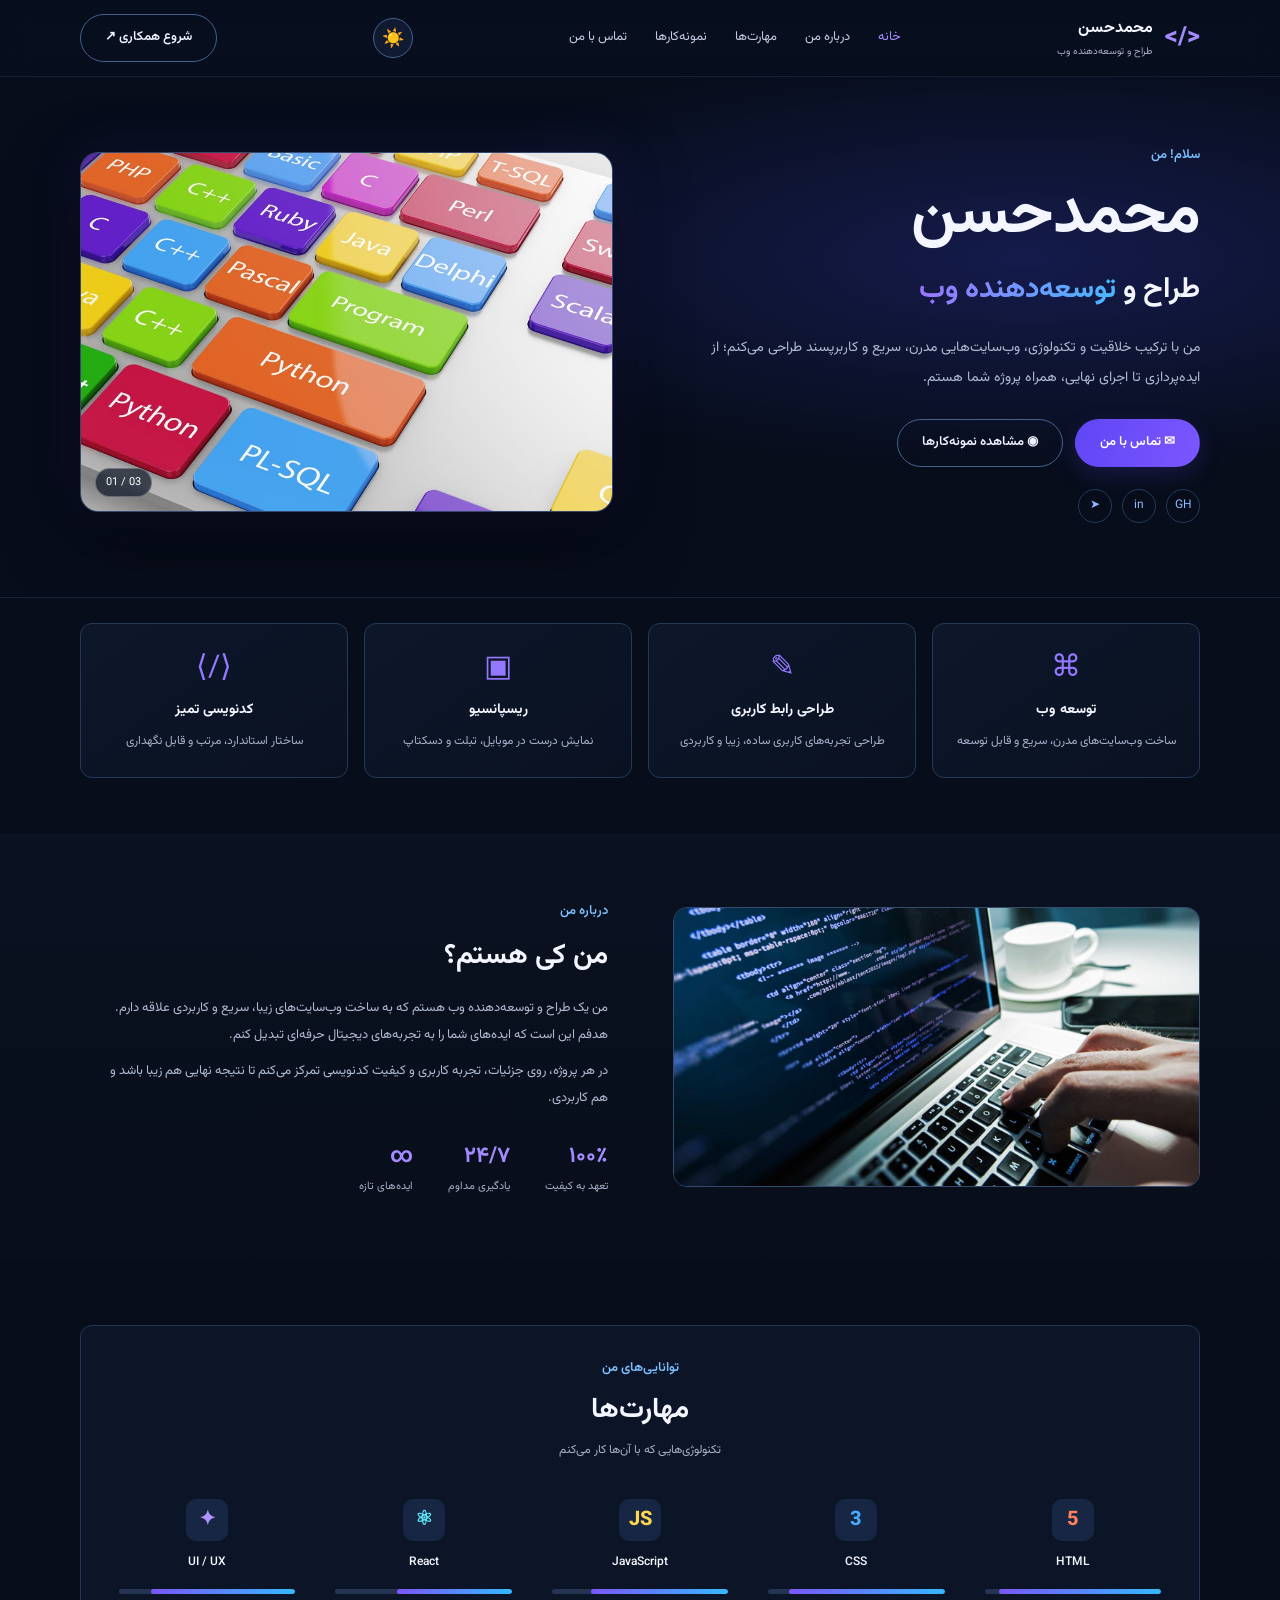
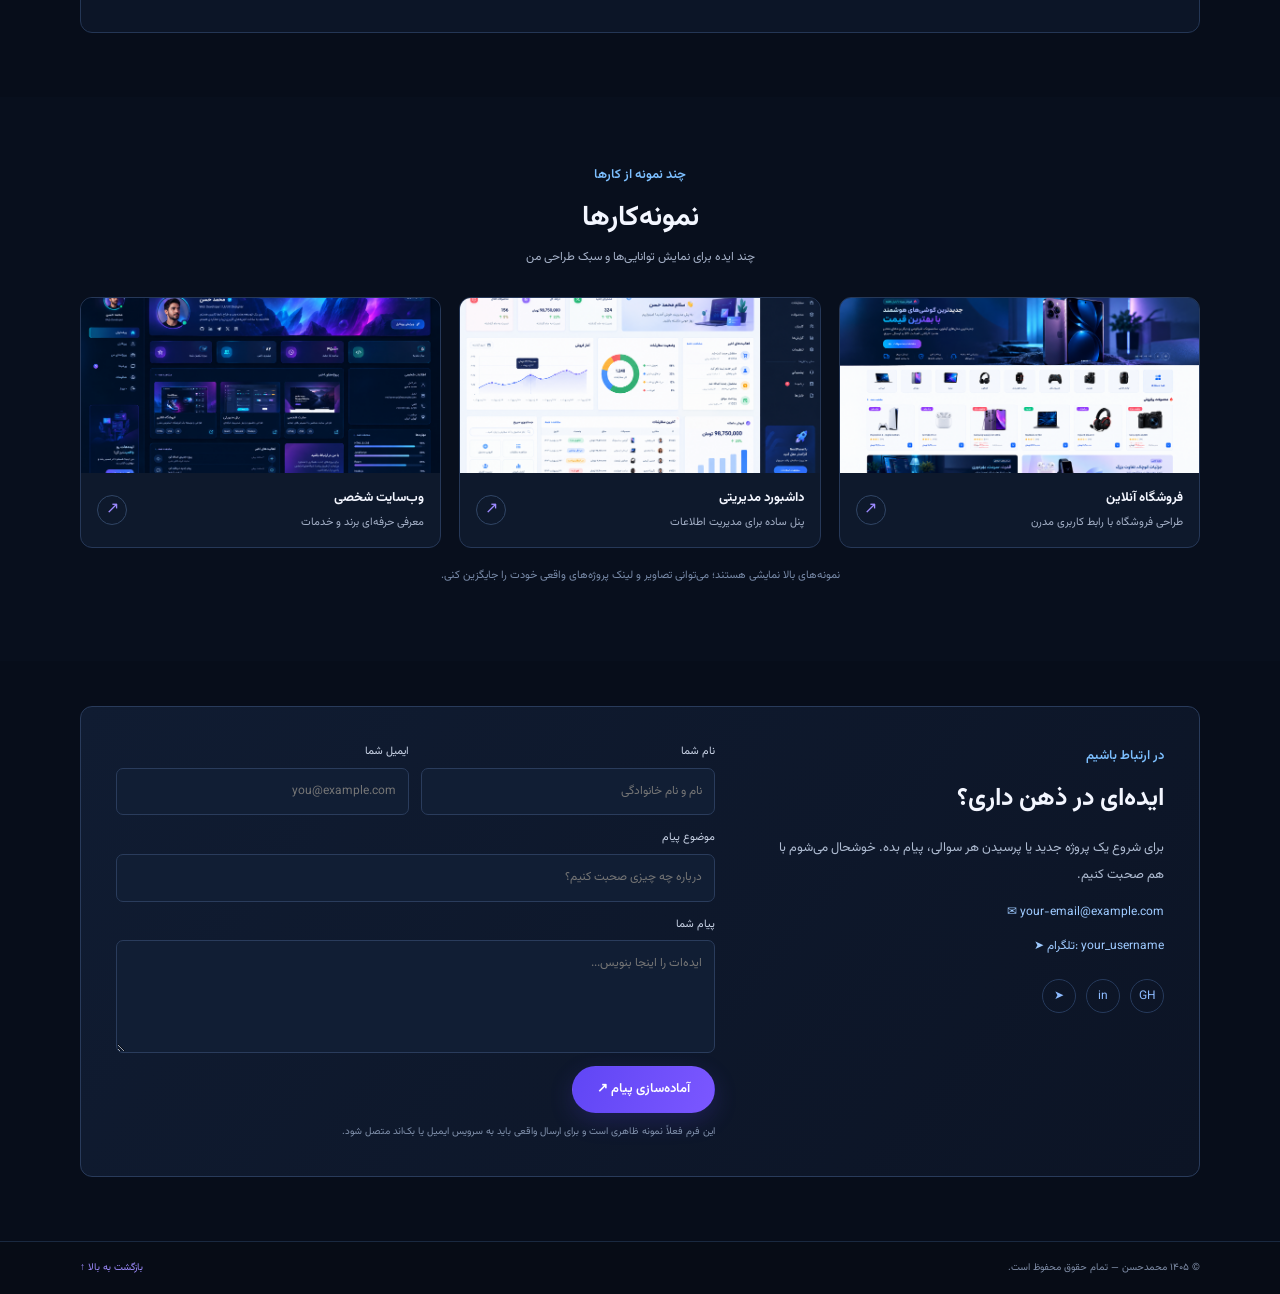
<file: index.html>
<!DOCTYPE html>
<html lang="fa" dir="rtl">
<head>
  <meta charset="UTF-8">
  <meta name="viewport" content="width=device-width, initial-scale=1.0">
  <meta name="description" content="وب‌سایت شخصی محمدحسن، طراح و توسعه‌دهنده وب">
  <title>محمدحسن | طراح و توسعه‌دهنده وب</title>
  <link rel="preconnect" href="https://fonts.googleapis.com">
  <link rel="preconnect" href="https://fonts.gstatic.com" crossorigin>
  <link href="https://fonts.googleapis.com/css2?family=Vazirmatn:wght@400;500;600;700;800&display=swap" rel="stylesheet">
  <link rel="stylesheet" href="style.css">
</head>
<body>
  <header class="header">
    <div class="container nav">
      <a class="brand" href="#home"><span class="brand-mark">&lt;/&gt;</span><span><b>محمدحسن</b><small>طراح و توسعه‌دهنده وب</small></span></a>
      <button class="menu-toggle" id="menuToggle" aria-label="باز کردن منو">☰</button>
      <nav id="navLinks">
        <a class="active" href="#home">خانه</a><a href="#about">درباره من</a><a href="#services">مهارت‌ها</a><a href="#projects">نمونه‌کارها</a><a href="#contact">تماس با من</a>
      </nav>
      <button class="theme-toggle" id="themeToggle" type="button" aria-label="فعال‌کردن تم روشن" title="تغییر تم">☀️</button>
      <a class="btn btn-outline cv-link" href="./login.html">شروع همکاری ↗</a>
    </div>
  </header>

  <main>
    <section class="hero" id="home">
      <div class="container hero-grid">
        <div class="hero-copy">
          <span class="eyebrow">سلام! من</span>
          <h1>محمدحسن</h1>
          <h2>طراح و <span class="gradient-text">توسعه‌دهنده وب</span></h2>
          <p>من با ترکیب خلاقیت و تکنولوژی، وب‌سایت‌هایی مدرن، سریع و کاربرپسند طراحی می‌کنم؛ از ایده‌پردازی تا اجرای نهایی، همراه پروژه شما هستم.</p>
          <div class="hero-actions"><a class="btn btn-primary" href="#contact">✉ تماس با من</a><a class="btn btn-outline" href="#projects">◉ مشاهده نمونه‌کارها</a></div>
          <div class="socials"><a href="#contact" aria-label="گیت‌هاب">GH</a><a href="#contact" aria-label="لینکدین">in</a><a href="#contact" aria-label="تلگرام">➤</a></div>
        </div>
        <div class="hero-art">
          <div class="hero-slideshow" aria-label="تصاویر محمدحسن">
            <img class="hero-photo is-active" src="./coding.jpg" alt="عکس اول محمدحسن">
            <img class="hero-photo" src="./programmer-coding-on-laptop.jpg" alt="عکس دوم محمدحسن">
            <img class="hero-photo" src="./learn-html-css-tools.png" alt="عکس سوم محمدحسن">
            <span class="photo-counter" id="photoCounter">01 / 03</span>
          </div>
        </div>

      </div>
    </section>

    <section class="services section" id="services">
      <div class="container service-grid">
        <article class="service-card"><div class="service-icon">⌘</div><h3>توسعه وب</h3><p>ساخت وب‌سایت‌های مدرن، سریع و قابل توسعه</p></article>
        <article class="service-card"><div class="service-icon">✎</div><h3>طراحی رابط کاربری</h3><p>طراحی تجربه‌های کاربری ساده، زیبا و کاربردی</p></article>
        <article class="service-card"><div class="service-icon">▣</div><h3>ریسپانسیو</h3><p>نمایش درست در موبایل، تبلت و دسکتاپ</p></article>
        <article class="service-card"><div class="service-icon">⟨/⟩</div><h3>کدنویسی تمیز</h3><p>ساختار استاندارد، مرتب و قابل نگهداری</p></article>
      </div>
    </section>

    <section class="section about" id="about">
      <div class="container about-grid">
        <div class="about-visual">
          <!-- تصویر مربوط به بخش درباره من -->
          <img class="about-photo" src="./programmer-coding-on-laptop.jpg" alt="تصویر محیط کار یا طراحی وب">
        </div>
        <div class="about-copy">
          <span class="eyebrow">درباره من</span><h2>من کی هستم؟</h2>
          <p>من یک طراح و توسعه‌دهنده وب هستم که به ساخت وب‌سایت‌های زیبا، سریع و کاربردی علاقه دارم. هدفم این است که ایده‌های شما را به تجربه‌های دیجیتال حرفه‌ای تبدیل کنم.</p>
          <p>در هر پروژه، روی جزئیات، تجربه کاربری و کیفیت کدنویسی تمرکز می‌کنم تا نتیجه نهایی هم زیبا باشد و هم کاربردی.</p>
          <div class="stats"><div><b>۱۰۰٪</b><small>تعهد به کیفیت</small></div><div><b>۲۴/۷</b><small>یادگیری مداوم</small></div><div><b>∞</b><small>ایده‌های تازه</small></div></div>
        </div>
      </div>
    </section>

    <section class="section skills">
      <div class="container panel">
        <div class="section-heading"><span class="eyebrow">توانایی‌های من</span><h2>مهارت‌ها</h2><p>تکنولوژی‌هایی که با آن‌ها کار می‌کنم</p></div>
        <div class="skills-grid">
          <div class="skill"><div class="skill-symbol html">5</div><b>HTML</b><div class="progress"><span style="width:92%"></span></div></div>
          <div class="skill"><div class="skill-symbol css">3</div><b>CSS</b><div class="progress"><span style="width:88%"></span></div></div>
          <div class="skill"><div class="skill-symbol js">JS</div><b>JavaScript</b><div class="progress"><span style="width:78%"></span></div></div>
          <div class="skill"><div class="skill-symbol react">⚛</div><b>React</b><div class="progress"><span style="width:65%"></span></div></div>
          <div class="skill"><div class="skill-symbol design">✦</div><b>UI / UX</b><div class="progress"><span style="width:82%"></span></div></div>
        </div>
      </div>
    </section>

    <section class="section projects" id="projects">
      <div class="container">
        <div class="section-heading"><span class="eyebrow">چند نمونه از کارها</span><h2>نمونه‌کارها</h2><p>چند ایده برای نمایش توانایی‌ها و سبک طراحی من</p></div>
        <div class="project-grid">
          <article class="project-card"><div class="project-preview"><img src="./file_00000000774481f4b9789c075ad6ccd0.png" alt="تصویر پروژه فروشگاه آنلاین"></div>
            <div class="project-info"><div><h3>فروشگاه آنلاین</h3><p>طراحی فروشگاه با رابط کاربری مدرن</p></div><span class="project-arrow">↗</span></div></article>
          <article class="project-card"><div class="project-preview"><img src="./file_00000000ad1c81f480eb195fab735d81.png" alt="تصویر پروژه داشبورد مدیریتی"></div>
            <div class="project-info"><div><h3>داشبورد مدیریتی</h3><p>پنل ساده برای مدیریت اطلاعات</p></div><span class="project-arrow">↗</span></div></article>
          <article class="project-card"><div class="project-preview"><img src="./file_0000000086c481f4a55a768fd180b84a.png" alt="تصویر پروژه وب‌سایت شخصی"></div>
            <div class="project-info"><div><h3>وب‌سایت شخصی</h3><p>معرفی حرفه‌ای برند و خدمات</p></div><span class="project-arrow">↗</span></div></article>
        </div>
        <p class="note">نمونه‌های بالا نمایشی هستند؛ می‌توانی تصاویر و لینک پروژه‌های واقعی خودت را جایگزین کنی.</p>
      </div>
    </section>

    <section class="section contact" id="contact">
      <div class="container contact-panel">
        <div class="contact-details"><span class="eyebrow">در ارتباط باشیم</span><h2>ایده‌ای در ذهن داری؟</h2><p>برای شروع یک پروژه جدید یا پرسیدن هر سوالی، پیام بده. خوشحال می‌شوم با هم صحبت کنیم.</p><a href="mailto:your-email@example.com">✉ your-email@example.com</a><a href="https://t.me/your_username">➤ تلگرام: your_username</a><div class="socials"><a href="#">GH</a><a href="#">in</a><a href="#">➤</a></div></div>
        <form id="contactForm" class="contact-form">
          <div class="form-row"><label>نام شما<input name="name" required placeholder="نام و نام خانوادگی"></label><label>ایمیل شما<input type="email" name="email" required placeholder="you@example.com"></label></div>
          <label>موضوع پیام<input name="subject" required placeholder="درباره چه چیزی صحبت کنیم؟"></label>
          <label>پیام شما<textarea name="message" rows="4" required placeholder="ایده‌ات را اینجا بنویس..."></textarea></label>
          <button class="btn btn-primary" type="submit">آماده‌سازی پیام ↗</button><p class="form-note" id="formNote">این فرم فعلاً نمونه ظاهری است و برای ارسال واقعی باید به سرویس ایمیل یا بک‌اند متصل شود.</p>
        </form>
      </div>
    </section>
  </main>
  <footer><div class="container footer-inner"><span>© ۱۴۰۵ محمدحسن — تمام حقوق محفوظ است.</span><a href="#home">بازگشت به بالا ↑</a></div></footer>
  <script src="script.js"></script>
</body>
</html>
</file>
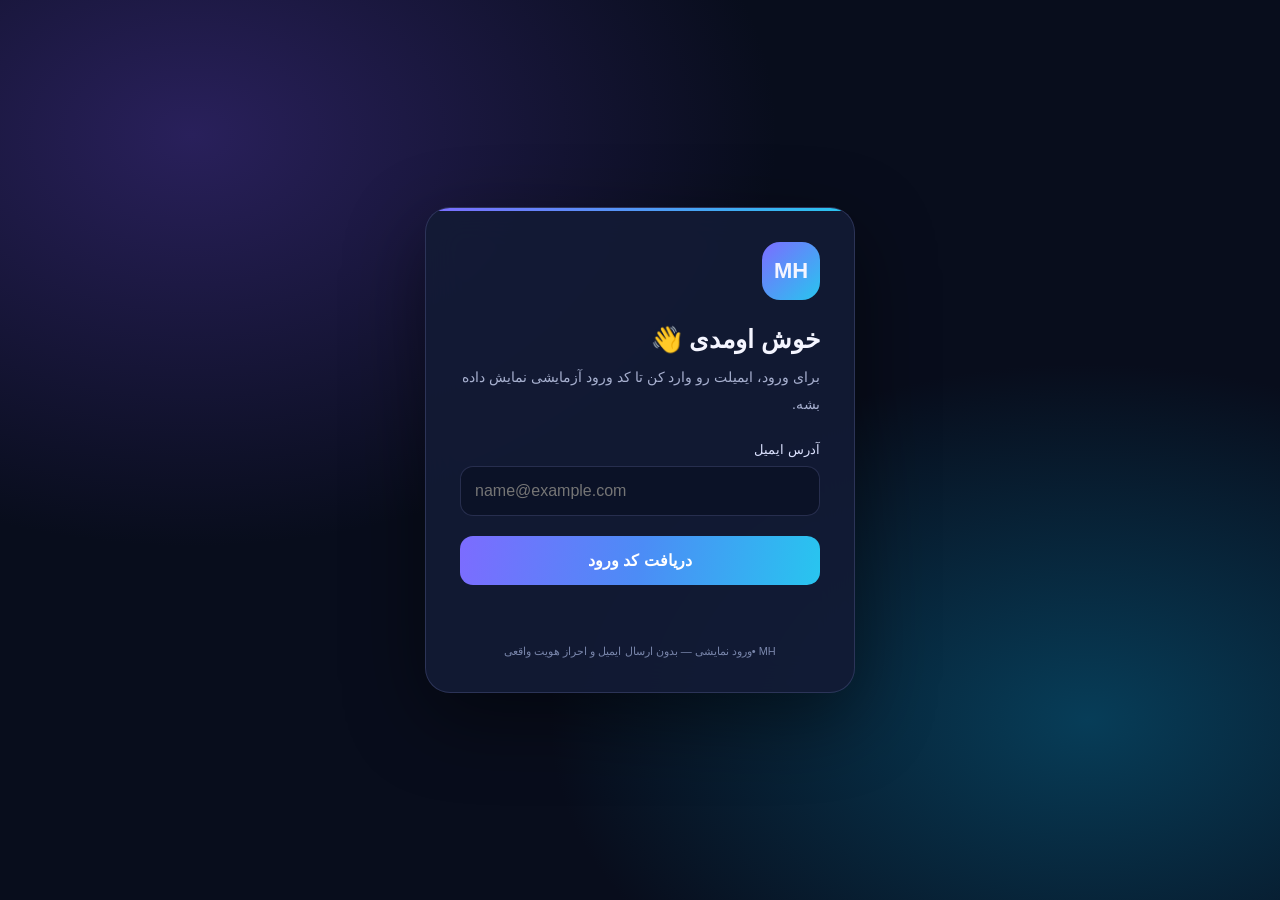
<file: login.html>
<!doctype html>
<html lang="fa" dir="rtl">
<head>
<meta charset="utf-8">
<meta name="viewport" content="width=device-width,initial-scale=1">
<title>ورود | MH</title>

<style>
:root {
  color-scheme: dark;
  --text: #f4f5ff;
  --muted: #a7b0cf;
  --line: #a4aeff2e;
  --a: #7c6cff;
  --b: #28c5ef;
}

* {
  box-sizing: border-box;
}

body {
  margin: 0;
  min-height: 100vh;
  display: grid;
  place-items: center;
  padding: 24px;
  font-family: Tahoma, Arial, sans-serif;
  color: var(--text);
  background:
    radial-gradient(ellipse at 15% 15%, #29205b 0, transparent 38%),
    radial-gradient(ellipse at 85% 80%, #073d58 0, transparent 35%),
    #080d1c;
}

.card {
  width: min(100%, 430px);
  padding: 34px;
  border: 1px solid var(--line);
  border-radius: 25px;
  background: #131b35e8;
  backdrop-filter: blur(18px);
  box-shadow: 0 25px 80px #0007;
  position: relative;
  overflow: hidden;
}

.card::before {
  content: "";
  position: absolute;
  inset: 0 0 auto;
  height: 3px;
  background: linear-gradient(90deg, var(--a), var(--b));
}

.logo {
  width: 58px;
  height: 58px;
  border-radius: 18px;
  display: grid;
  place-items: center;
  font-size: 22px;
  font-weight: bold;
  background: linear-gradient(135deg, var(--a), var(--b));
  margin-bottom: 25px;
}

h1 {
  font-size: 25px;
  margin: 0 0 10px;
}

p {
  color: var(--muted);
  font-size: 14px;
  line-height: 1.9;
  margin: 0 0 25px;
}

label {
  display: block;
  font-size: 13px;
  margin: 0 0 9px;
  color: #dce2ff;
}

input {
  width: 100%;
  padding: 15px 14px;
  border: 1px solid var(--line);
  border-radius: 13px;
  background: #0b1227;
  color: var(--text);
  font: inherit;
  outline: none;
  direction: ltr;
  text-align: left;
}

input:focus {
  border-color: #8274ff;
  box-shadow: 0 0 0 3px #8274ff22;
}

.field {
  margin-bottom: 17px;
}

button {
  width: 100%;
  border: 0;
  border-radius: 13px;
  padding: 15px;
  font: inherit;
  font-weight: bold;
  color: white;
  cursor: pointer;
  background: linear-gradient(100deg, var(--a), #4c8cf6, var(--b));
  margin-top: 3px;
}

.note {
  display: none;
  margin-top: 16px;
  padding: 13px;
  border-radius: 12px;
  background: #182747;
  border: 1px solid #355b8b;
  color: #d8eaff;
  font-size: 13px;
  line-height: 1.8;
}

.note.show {
  display: block;
}

.code {
  font-size: 20px;
  letter-spacing: 7px;
  font-weight: bold;
  color: #9deaff;
  direction: ltr;
  display: inline-block;
  margin-top: 5px;
}

.status {
  min-height: 24px;
  color: #a9d8ff;
  font-size: 13px;
  margin-top: 12px;
}

.back {
  background: transparent;
  border: 1px solid var(--line);
  margin-top: 10px;
  display: none;
}

.back.show {
  display: block;
}

.foot {
  text-align: center;
  margin: 24px 0 0;
  font-size: 11px;
  color: #7885aa;
}
</style>
</head>

<body>

<main class="card">

  <div class="logo">MH</div>

  <h1 id="title">خوش اومدی 👋</h1>

  <p id="subtitle">
    برای ورود، ایمیلت رو وارد کن تا کد ورود آزمایشی نمایش داده بشه.
  </p>

  <!-- فرم ایمیل -->
  <form id="emailForm">

    <div class="field">
      <label for="email">آدرس ایمیل</label>

      <input
        id="email"
        type="email"
        placeholder="name@example.com"
        autocomplete="email"
        required
      >
    </div>

    <button type="submit">دریافت کد ورود</button>

  </form>

  <!-- فرم کد تایید -->
  <form id="codeForm" hidden>

    <div class="field">
      <label for="otp">کد ۶ رقمی</label>

      <input
        id="otp"
        type="text"
        inputmode="numeric"
        maxlength="6"
        pattern="[0-9]{6}"
        placeholder="••••••"
        autocomplete="one-time-code"
        required
      >
    </div>

    <button type="submit">ورود به سایت</button>

    <button class="back" id="backBtn" type="button">
      تغییر ایمیل
    </button>

  </form>

  <!-- نمایش کد آزمایشی -->
  <div class="note" id="demoNote" role="status">
    این ورود نمایشی است و ایمیلی ارسال نشده.
    کد آزمایشی:

    <div class="code">123456</div>
  </div>

  <div class="status" id="status" aria-live="polite"></div>

  <div class="foot">
    MH •ورود نمایشی — بدون ارسال ایمیل و احراز هویت واقعی
  </div>

</main>

<script>
const emailForm = document.getElementById('emailForm');
const codeForm = document.getElementById('codeForm');

const emailInput = document.getElementById('email');
const otpInput = document.getElementById('otp');

const note = document.getElementById('demoNote');
const status = document.getElementById('status');
const back = document.getElementById('backBtn');

// رفتن به مرحله واردکردن کد
emailForm.addEventListener('submit', e => {
  e.preventDefault();

  if (!emailInput.reportValidity()) return;

  emailForm.hidden = true;
  codeForm.hidden = false;

  back.classList.add('show');
  note.classList.add('show');

  document.getElementById('title').textContent =
    'کدت آماده‌ست ✨';

  document.getElementById('subtitle').textContent =
    'در نسخه نمایشی، کد همین‌جا نشان داده می‌شود؛ ایمیلی ارسال نمی‌شود.';

  status.textContent = 'کد آزمایشی را وارد کن.';

  otpInput.focus();
});

// بررسی کد
codeForm.addEventListener('submit', e => {
  e.preventDefault();

  if (otpInput.value === '123456') {

    document.getElementById('title').textContent =
      'با موفقیت وارد شدی! 🎉';

    document.getElementById('subtitle').textContent =
      'این فقط نمایش موفقیت ورود است؛ حساب واقعی ساخته یا تأیید نشده.';

    codeForm.hidden = true;
    note.classList.remove('show');

    status.textContent =
      'ورود نمایشی با موفقیت انجام شد.';

  } else {

    status.textContent =
      'کد درست نیست. کد آزمایشی: 123456';

    otpInput.focus();
  }
});

// برگشت و تغییر ایمیل
back.addEventListener('click', () => {

  codeForm.hidden = true;
  emailForm.hidden = false;

  note.classList.remove('show');
  status.textContent = '';

  document.getElementById('title').textContent =
    'خوش اومدی 👋';

  document.getElementById('subtitle').textContent =
    'برای ورود، ایمیلت رو وارد کن تا کد ورود آزمایشی نمایش داده بشه.';
});
</script>

</body>
</html>
</file>
<file: style.css>
*{box-sizing:border-box} :root{--bg:#070d1a;--panel:#0d172b;--panel2:#101d35;--line:#243453;--text:#f3f6ff;--muted:#a5b1c8;--purple:#7957ff;--blue:#38a7ff}html{scroll-behavior:smooth;scroll-padding-top:90px}body{margin:0;background:var(--bg);color:var(--text);font-family:"Vazirmatn",Tahoma,sans-serif;line-height:1.8}a{color:inherit;text-decoration:none}.container{width:min(1120px,92%);margin:auto}.header{position:sticky;top:0;z-index:20;background:rgba(8,15,30,.92);backdrop-filter:blur(14px);border-bottom:1px solid rgba(92,119,169,.16)}.nav{height:76px;display:flex;align-items:center;justify-content:space-between;gap:24px}.brand{display:flex;align-items:center;gap:12px}.brand-mark{font-size:25px;color:#a28aff;font-weight:800}.brand b{display:block;font-size:16px}.brand small{display:block;color:var(--muted);font-size:10px}.nav nav{display:flex;gap:28px}.nav nav a{font-size:13px;color:#c1cce0;transition:.2s}.nav nav a:hover,.nav nav a.active{color:#a68cff}.btn{display:inline-flex;align-items:center;justify-content:center;gap:8px;border-radius:999px;padding:11px 24px;font:inherit;font-size:13px;font-weight:600;cursor:pointer;transition:transform .2s,box-shadow .2s;border:1px solid transparent}.btn:hover{transform:translateY(-2px)}.btn-primary{background:linear-gradient(110deg,#6046f5,#7b57ff);box-shadow:0 8px 25px #6046f533;color:white}.btn-outline{border-color:#45618c;background:transparent;color:#eef3ff}.menu-toggle{display:none;background:transparent;color:white;border:1px solid var(--line);border-radius:8px;padding:7px 12px;font-size:20px}.hero{overflow:hidden;border-bottom:1px solid #17233a;background:radial-gradient(ellipse at 80% 35%,#151b4b 0,transparent 45%)}.hero-grid{min-height:520px;display:grid;grid-template-columns:1fr 1fr;align-items:center;gap:55px;padding-top:40px;padding-bottom:50px}.eyebrow{font-size:13px;color:#7cbfff;font-weight:600}.hero h1{font-size:clamp(42px,5vw,66px);line-height:1.25;margin:6px 0 8px;letter-spacing:-1px}.hero h2{font-size:clamp(20px,2.4vw,29px);margin:0 0 18px}.gradient-text{background:linear-gradient(90deg,#9d75ff,#47b7ff);-webkit-background-clip:text;background-clip:text;color:transparent}.hero-copy p,.about-copy p,.contact-details p{color:#aebbd1;font-size:14px;line-height:2.1;max-width:510px}.hero-actions{display:flex;gap:12px;flex-wrap:wrap;margin-top:26px}.socials{display:flex;gap:10px;margin-top:22px}.socials a{display:grid;place-items:center;width:34px;height:34px;border:1px solid #263a5c;border-radius:50%;font-size:12px;color:#8dbbff;transition:.2s}.socials a:hover{background:#192847;border-color:#8265ff}.hero-art{height:390px;position:relative;display:flex;align-items:center;justify-content:center}.screen{position:relative;width:92%;height:265px;border:1px solid #47618e;border-radius:15px;background:linear-gradient(145deg,#172949,#080e1b 70%);box-shadow:0 25px 70px #0008,0 0 55px #6046f522;transform:perspective(800px) rotateY(-7deg);z-index:2;overflow:hidden}.screen-top{height:35px;background:#17233b;border-bottom:1px solid #2b3c5b;display:flex;align-items:center;gap:6px;padding:0 13px}.screen-top i,.window-bar i{width:7px;height:7px;border-radius:50%;background:#f87991}.screen-top i:nth-child(2),.window-bar i:nth-child(2){background:#ffc76c}.screen-top i:nth-child(3),.window-bar i:nth-child(3){background:#56d7b1}.screen-top span{margin-right:auto;color:#7e91b2;font-size:9px;direction:ltr}.screen-content{display:flex;height:175px;padding:18px;gap:20px}.screen-sidebar{width:28%;border-left:1px solid #2a3b5d;padding-left:14px}.screen-sidebar b{display:block;height:7px;border-radius:5px;background:#263c62;margin-bottom:15px}.screen-sidebar b:first-child{background:#7a5cff;width:75%}.code-lines{flex:1;padding-top:3px}.code-lines span{display:block;height:6px;border-radius:4px;background:#3d74aa;margin-bottom:12px;width:75%;opacity:.9}.code-lines span:nth-child(2n){width:55%;background:#8569ff}.code-lines span:nth-child(3n){width:88%;background:#39bca5}.screen-caption{position:absolute;bottom:0;right:0;left:0;padding:13px 18px;background:#0c1527;border-top:1px solid #243453;display:flex;align-items:center;gap:12px}.mini-icon{color:#9e82ff;font-size:25px}.screen-caption b,.screen-caption small{display:block}.screen-caption b{font-size:12px}.screen-caption small{font-size:10px;color:var(--muted)}.orbit{position:absolute;border:1px solid #4e4cba66;border-radius:50%;transform:rotate(-24deg)}.orbit-one{width:390px;height:280px}.orbit-two{width:330px;height:380px;transform:rotate(45deg);border-color:#328dc744}.code-float{position:absolute;z-index:3;border:1px solid #34466d;background:#101b31eF;padding:10px 15px;border-radius:9px;box-shadow:0 12px 30px #0004;font:12px monospace;direction:ltr;color:#7be0c6}.code-float span{color:#9a8aff}.float-one{top:20px;left:0;line-height:1.7}.float-two{bottom:34px;right:-3px;font-size:11px}.float-two em{color:#a88dff;font-style:normal}.hero-badge{position:absolute;bottom:0;left:12%;z-index:4;display:flex;align-items:center;gap:10px;padding:12px 16px;border:1px solid #314567;border-radius:12px;background:#101a2e;box-shadow:0 10px 25px #0004}.hero-badge>span{font-size:25px;color:#a28aff}.hero-badge b,.hero-badge small{display:block}.hero-badge b{font-size:11px}.hero-badge small{font-size:10px;color:var(--muted)}.section{padding:64px 0}.services{padding-top:25px;padding-bottom:55px}.service-grid{display:grid;grid-template-columns:repeat(4,1fr);gap:16px}.service-card{background:linear-gradient(145deg,#0d172a,#0a1222);border:1px solid #263858;border-radius:12px;padding:24px 18px;text-align:center;transition:.25s}.service-card:hover,.project-card:hover{transform:translateY(-5px);border-color:#6e5cce}.service-icon{font-size:30px;color:#9478ff;line-height:1.4}.service-card h3{font-size:14px;margin:8px 0}.service-card p{font-size:12px;color:var(--muted);margin:0}.about{background:linear-gradient(180deg,#0a1120,#080e1a)}.about-grid{display:grid;grid-template-columns:1fr 1fr;gap:65px;align-items:center}.about-copy h2,.section-heading h2,.contact-details h2{font-size:28px;margin:5px 0 14px}.about-copy p{font-size:13px;margin:8px 0}.about-visual{min-height:280px;display:grid;place-items:center}.workspace{width:100%;height:260px;border:1px solid #354a6e;border-radius:12px;background:linear-gradient(135deg,#192b49,#0c1527 70%);position:relative;overflow:hidden;display:grid;place-items:center}.workspace-glow{position:absolute;width:220px;height:220px;border-radius:50%;background:#7957ff30;filter:blur(35px);left:0;top:0}.workspace-window{position:relative;z-index:1;width:72%;height:175px;background:#0b1220;border:1px solid #405678;border-radius:8px;box-shadow:0 20px 40px #0007;overflow:hidden;transform:rotate(-2deg)}.window-bar{height:20px;background:#1a2942;display:flex;gap:5px;align-items:center;padding:0 8px}.window-bar i{width:5px;height:5px}.window-body{display:flex;height:155px}.fake-code{flex:1;padding:14px 10px}.fake-code span{display:block;width:70%;height:4px;margin-bottom:10px;background:#36b9aa;border-radius:4px}.fake-code span:nth-child(2n){width:50%;background:#8d74ff}.fake-code span:nth-child(3n){width:85%;background:#3b75b6}.fake-preview{width:43%;background:linear-gradient(145deg,#273a5b,#121d32);padding:22px 12px;display:flex;flex-direction:column;gap:7px}.fake-preview b{font-size:14px;color:#b7a7ff}.fake-preview strong{font-size:12px}.fake-preview small{font-size:7px;color:#93a5c0}.coffee{position:absolute;bottom:20px;right:9%;background:#10192a;border:1px solid #4a5a77;border-radius:5px 5px 12px 12px;padding:15px 12px;color:#8c79ff;font-size:12px;box-shadow:0 8px 15px #0005}.stats{display:flex;gap:35px;margin-top:25px}.stats b,.stats small{display:block}.stats b{font-size:22px;color:#a38aff}.stats small{font-size:11px;color:var(--muted)}.panel{border:1px solid #243655;background:#0c1527;border-radius:12px;padding:28px}.section-heading{text-align:center;margin-bottom:28px}.section-heading h2{margin:3px 0 4px}.section-heading p{font-size:12px;color:var(--muted);margin:0}.skills-grid{display:grid;grid-template-columns:repeat(5,1fr);gap:20px}.skill{text-align:center;padding:10px}.skill-symbol{width:42px;height:42px;display:grid;place-items:center;margin:0 auto 7px;font-weight:800;font-size:20px;border-radius:10px;background:#172643;color:#fff}.skill-symbol.html{color:#ff805c}.skill-symbol.css{color:#48a7ff}.skill-symbol.js{color:#ffd84d}.skill-symbol.react{color:#5ce1f5}.skill-symbol.design{color:#b095ff}.skill>b{font-size:12px;font-weight:500}.progress{height:5px;background:#253450;border-radius:10px;margin-top:12px;overflow:hidden}.progress span{display:block;height:100%;background:linear-gradient(90deg,#7957ff,#36b8ff);border-radius:10px}.projects{background:#080f1d}.project-grid{display:grid;grid-template-columns:repeat(3,1fr);gap:18px}.project-card{border:1px solid #263858;background:#0e192c;border-radius:12px;overflow:hidden;transition:.25s}.project-preview{height:175px;position:relative;overflow:hidden;background:#101c32}.shop-preview{background:linear-gradient(130deg,#192a48,#0d1728)}.preview-nav{height:20px;background:#1a2941;border-bottom:1px solid #30415f}.preview-copy{position:absolute;right:18px;top:40px}.preview-copy b{font-size:16px;line-height:1.7;display:block}.preview-copy span{display:block;height:5px;width:70px;background:#8064ff;border-radius:4px;margin-top:9px}.preview-copy span+span{width:45px;background:#398ce3}.product-circles{position:absolute;left:15px;bottom:15px;display:flex;gap:7px}.product-circles i{width:37px;height:37px;border-radius:50%;background:linear-gradient(140deg,#9c89ff,#314d83);border:1px solid #7e8fc2}.product-circles i:nth-child(2){background:linear-gradient(140deg,#7ce0d0,#235a73)}.product-circles i:nth-child(3){background:linear-gradient(140deg,#ffb99a,#825a77)}.dashboard-preview{display:flex;padding:15px;gap:10px;background:linear-gradient(120deg,#172b4a,#101a30)}.dash-side{width:24%;background:#0d1729;border-radius:5px}.dash-main{flex:1}.dash-main>span{display:block;width:45%;height:9px;border-radius:4px;background:#6e69ef;margin:3px 0 12px}.dash-cards{display:flex;gap:7px}.dash-cards i{height:35px;flex:1;background:#263f68;border-radius:4px;border-top:2px solid #8c76ff}.dash-chart{margin-top:10px;height:62px;border-radius:5px;background:linear-gradient(160deg,transparent 45%,#4db6e7 46%,transparent 48%),linear-gradient(20deg,transparent 60%,#8a70ff 61%,transparent 63%),#172844}.portfolio-preview{background:linear-gradient(130deg,#152944,#10172d)}.portfolio-shape{position:absolute;left:10px;top:20px;width:125px;height:135px;border-radius:60% 35% 45% 35%;background:linear-gradient(140deg,#7d64ff,#2c9de7);opacity:.7;transform:rotate(25deg)}.portfolio-text{position:absolute;right:18px;top:40px;direction:ltr;text-align:left}.portfolio-text b{font-size:18px;line-height:1.4;display:block}.portfolio-text span{display:block;width:85px;height:4px;background:#9a80ff;margin-top:10px;border-radius:4px}.portfolio-text span+span{width:55px;background:#43a8f6}.project-info{padding:14px 16px;display:flex;justify-content:space-between;align-items:center}.project-info h3{font-size:13px;margin:0 0 3px}.project-info p{font-size:11px;color:var(--muted);margin:0}.project-arrow{width:30px;height:30px;border:1px solid #304565;border-radius:50%;display:grid;place-items:center;color:#9d8aff}.note{text-align:center;font-size:11px;color:#788aa8;margin-top:18px}.contact{padding-top:45px}.contact-panel{display:grid;grid-template-columns:.8fr 1.2fr;gap:50px;padding:35px;border:1px solid #293b5b;border-radius:12px;background:linear-gradient(130deg,#101c32,#0c1425)}.contact-details h2{font-size:25px}.contact-details p{font-size:13px}.contact-details>a{display:block;margin-top:12px;color:#9ecaff;font-size:12px;direction:ltr;text-align:right}.contact-form label{display:block;color:#cbd5e8;font-size:11px;margin-bottom:13px}.form-row{display:grid;grid-template-columns:1fr 1fr;gap:12px}.contact-form input,.contact-form textarea{display:block;width:100%;margin-top:6px;border:1px solid #2a3c5c;background:#111e34;border-radius:7px;padding:12px;color:#fff;font:inherit;font-size:12px;outline:none;transition:.2s}.contact-form input:focus,.contact-form textarea:focus{border-color:#8267ff;box-shadow:0 0 0 3px #8267ff18}.contact-form textarea{resize:vertical}.form-note{font-size:10px;color:#8191ac;margin:10px 0 0}footer{border-top:1px solid #1a2940;background:#070c16}.footer-inner{display:flex;justify-content:space-between;align-items:center;gap:15px;padding:17px 0;font-size:10px;color:#7f8da7}.footer-inner a{color:#9f8cff}
@media(max-width:900px){.nav nav{gap:15px}.nav nav a{font-size:11px}.cv-link{display:none}.hero-grid{gap:25px}.hero-art{transform:scale(.94)}.about-grid{gap:35px}.contact-panel{gap:25px}.service-card{padding:20px 10px}}
@media(max-width:700px){.nav{height:66px}.menu-toggle{display:block;margin-right:auto}.nav nav{display:none;position:absolute;top:65px;right:4%;left:4%;padding:14px;background:#101a2e;border:1px solid var(--line);border-radius:10px;flex-direction:column;gap:0;box-shadow:0 15px 35px #0007}.nav nav.open{display:flex}.nav nav a{padding:10px;font-size:13px}.hero-grid{grid-template-columns:1fr;padding-top:48px;gap:5px}.hero-copy{text-align:center}.hero-copy p{margin-inline:auto}.hero-actions,.socials{justify-content:center}.hero-art{height:320px;max-width:500px;width:100%;margin:auto;transform:none}.screen{height:230px}.screen-content{height:140px}.hero-badge{left:5%;bottom:0}.float-one{left:0;top:5px}.float-two{bottom:15px}.service-grid{grid-template-columns:repeat(2,1fr)}.about-grid{grid-template-columns:1fr;gap:25px}.about-visual{order:2}.about-copy{text-align:center}.about-copy p{margin-inline:auto}.stats{justify-content:center;gap:24px}.skills-grid{grid-template-columns:repeat(3,1fr);gap:10px}.project-grid{grid-template-columns:1fr;max-width:480px;margin:auto}.project-preview{height:190px}.contact-panel{grid-template-columns:1fr;padding:24px;gap:25px}.contact-details{text-align:center}.contact-details .socials{justify-content:center}.contact-details>a{text-align:center}.footer-inner{flex-direction:column;text-align:center;gap:5px}.section{padding:48px 0}}
@media(max-width:420px){.hero h1{font-size:43px}.hero-actions .btn{padding:10px 15px;font-size:12px}.hero-art{height:285px}.screen{width:96%;height:205px}.screen-content{height:115px}.screen-caption{padding:8px 12px}.code-float{font-size:10px}.service-grid{gap:10px}.service-card{padding:16px 8px}.stats{gap:15px}.stats b{font-size:18px}.panel{padding:20px 12px}.skills-grid{grid-template-columns:repeat(2,1fr)}.form-row{grid-template-columns:1fr;gap:0}.contact-panel{padding:20px 15px}}

/* جای عکس‌ها: آدرس فایل را در src تگ img در index.html وارد کن */
.hero-art{display:block;height:auto;min-height:320px}
.hero-photo{display:block;width:100%;height:360px;object-fit:cover;border-radius:18px;border:1px solid #34496d;background:linear-gradient(135deg,#172949,#0b1324);box-shadow:0 25px 70px #0008,0 0 55px #6046f522}
.about-visual{display:block;min-height:0}
.about-photo{display:block;width:100%;height:280px;object-fit:cover;border-radius:14px;border:1px solid #354a6e;background:linear-gradient(135deg,#192b49,#0c1527)}
.project-preview{height:175px;background:linear-gradient(130deg,#192a48,#0d1728)}
.project-preview img{display:block;width:100%;height:100%;object-fit:cover;background:linear-gradient(130deg,#192a48,#0d1728)}
@media(max-width:700px){.hero-art{height:auto;max-width:500px;width:100%;margin:25px auto 0}.hero-photo{height:300px}.about-photo{height:240px}.project-preview{height:190px}}
@media(max-width:420px){.hero-photo{height:260px}}


/* اسلایدشو عکس‌های بخش اصلی */
.hero-slideshow{position:relative;width:100%;height:360px;border-radius:18px;overflow:hidden;border:1px solid #34496d;background:linear-gradient(135deg,#172949,#0b1324);box-shadow:0 25px 70px #0008,0 0 55px #6046f522}
.hero-slideshow .hero-photo{position:absolute;inset:0;width:100%;height:100%;object-fit:cover;border:0;border-radius:0;opacity:0;transform:scale(1.045);transition:opacity 1s ease,transform 5s ease}
.hero-slideshow .hero-photo.is-active{opacity:1;transform:scale(1)}
.photo-counter{position:absolute;bottom:14px;left:14px;z-index:2;padding:5px 10px;border:1px solid #ffffff45;border-radius:20px;background:#071020aa;color:white;font:11px Vazirmatn,Tahoma,sans-serif;direction:ltr;backdrop-filter:blur(8px)}
.theme-toggle{width:40px;height:40px;flex:0 0 40px;border:1px solid #45618c;border-radius:50%;background:#101b31;color:inherit;font-size:18px;cursor:pointer;transition:.2s}
.theme-toggle:hover{transform:rotate(15deg);border-color:#9d80ff}
@media(max-width:700px){.hero-slideshow{height:300px}}
@media(max-width:420px){.hero-slideshow{height:260px}}

/* پالت تم روشن */
:root[data-theme="light"]{--bg:#f4f7ff;--panel:#fff;--panel2:#eef2ff;--line:#d9e1f2;--text:#18233b;--muted:#68758e}
:root[data-theme="light"] body{background:#f4f7ff;color:#18233b}
:root[data-theme="light"] .header{background:rgba(248,250,255,.92);border-color:#dce4f2}
:root[data-theme="light"] .nav nav a{color:#53617b}
:root[data-theme="light"] .nav nav a:hover,:root[data-theme="light"] .nav nav a.active{color:#6848df}
:root[data-theme="light"] .btn-outline{color:#26334e;border-color:#b9c6df}
:root[data-theme="light"] .menu-toggle{color:#26334e}
:root[data-theme="light"] .theme-toggle{background:#fff;border-color:#cbd5e8}
:root[data-theme="light"] .hero{background:radial-gradient(ellipse at 80% 35%,#e4e5ff 0,transparent 48%);border-color:#e0e6f2}
:root[data-theme="light"] .hero-copy p,:root[data-theme="light"] .about-copy p,:root[data-theme="light"] .contact-details p{color:#596780}
:root[data-theme="light"] .services{background:#f4f7ff}
:root[data-theme="light"] .service-card,:root[data-theme="light"] .panel,:root[data-theme="light"] .project-card{background:#fff;border-color:#dce3f0;box-shadow:0 8px 25px #263b6410}
:root[data-theme="light"] .about{background:linear-gradient(180deg,#edf1fb,#f7f9ff)}
:root[data-theme="light"] .projects{background:#eef2fa}
:root[data-theme="light"] .project-preview{background:#e6ebf8}
:root[data-theme="light"] .contact-panel{background:linear-gradient(130deg,#fff,#edf2ff);border-color:#d8e1f1}
:root[data-theme="light"] .contact-form label{color:#394761}
:root[data-theme="light"] .contact-form input,:root[data-theme="light"] .contact-form textarea{background:#fff;color:#18233b;border-color:#cbd5e5}
:root[data-theme="light"] .progress{background:#dce3f0}
:root[data-theme="light"] footer{background:#e9eef8;border-color:#d8e1f1}
:root[data-theme="light"] .footer-inner{color:#596780}
:root[data-theme="light"] .nav nav{background:transparent}
@media(max-width:700px){:root[data-theme="light"] .nav nav{background:#fff;border-color:#d9e1f2;box-shadow:0 15px 35px #263b6418}}
</file>
